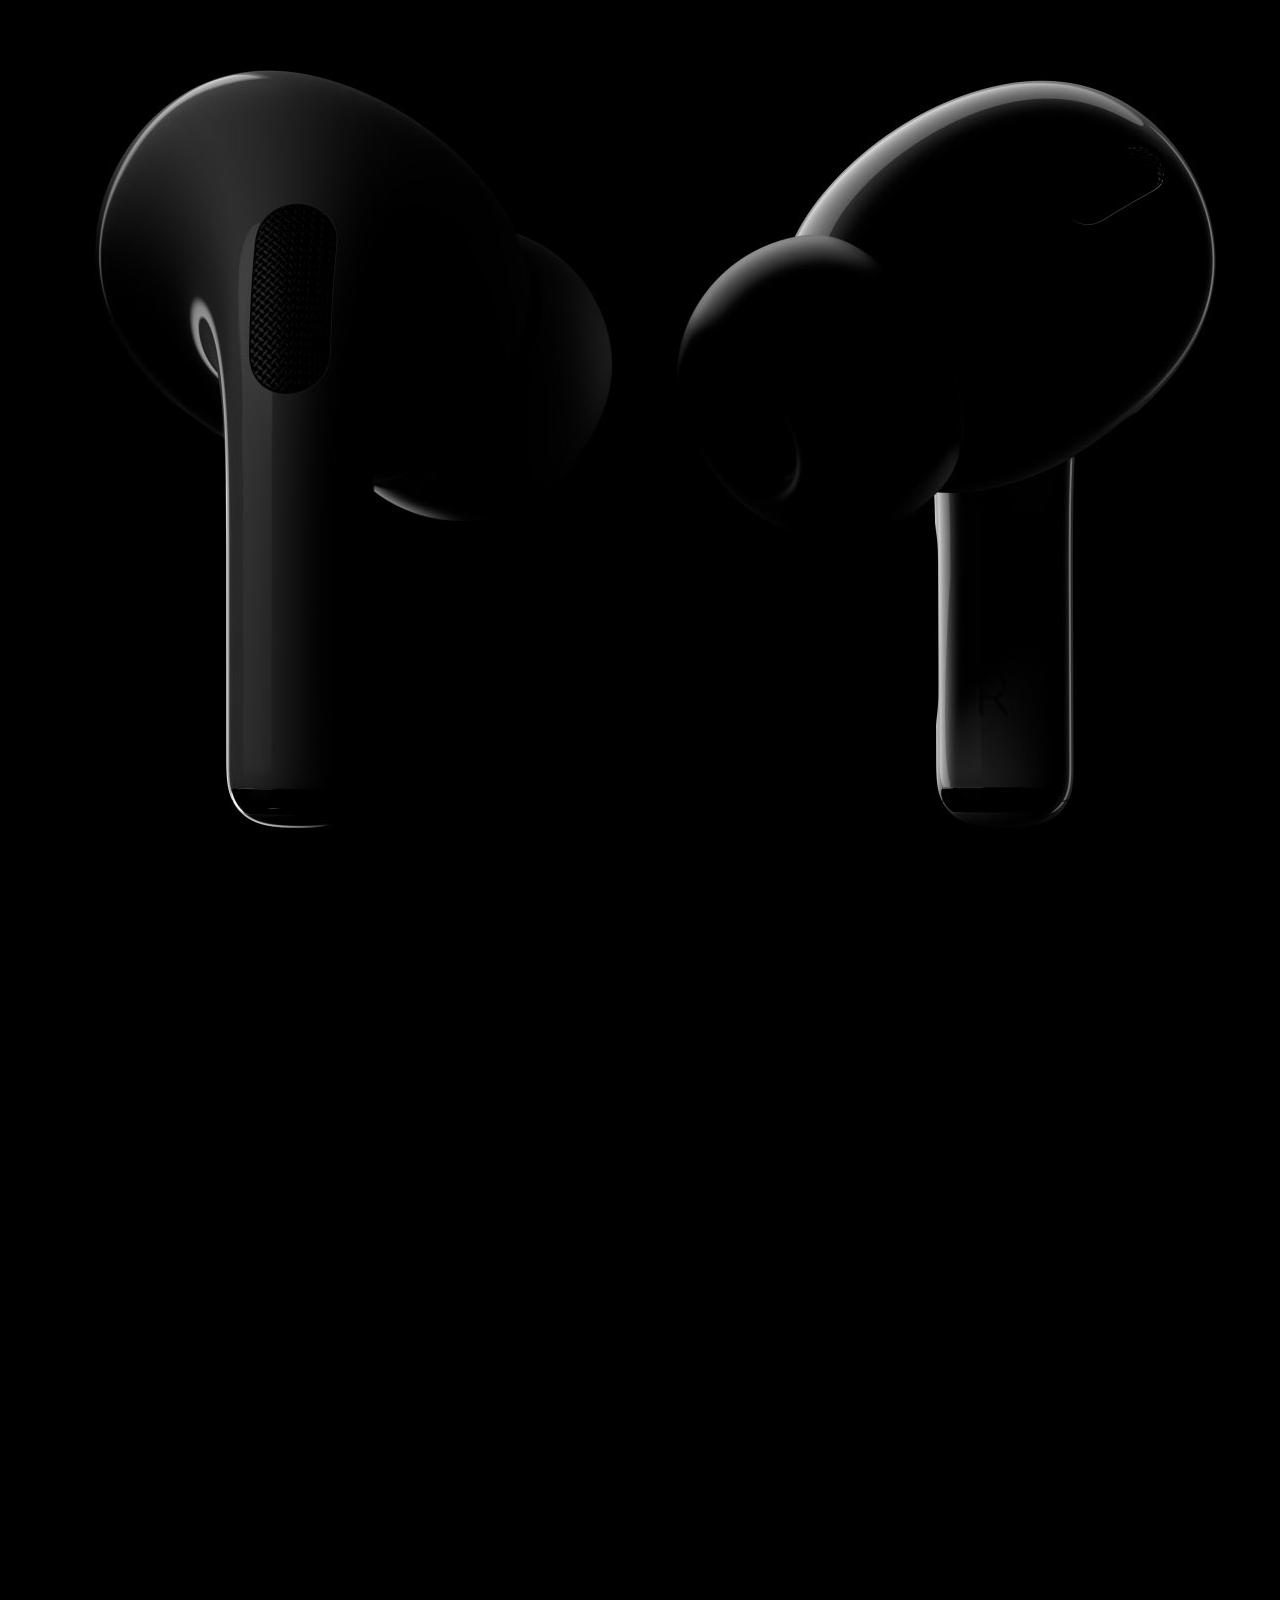
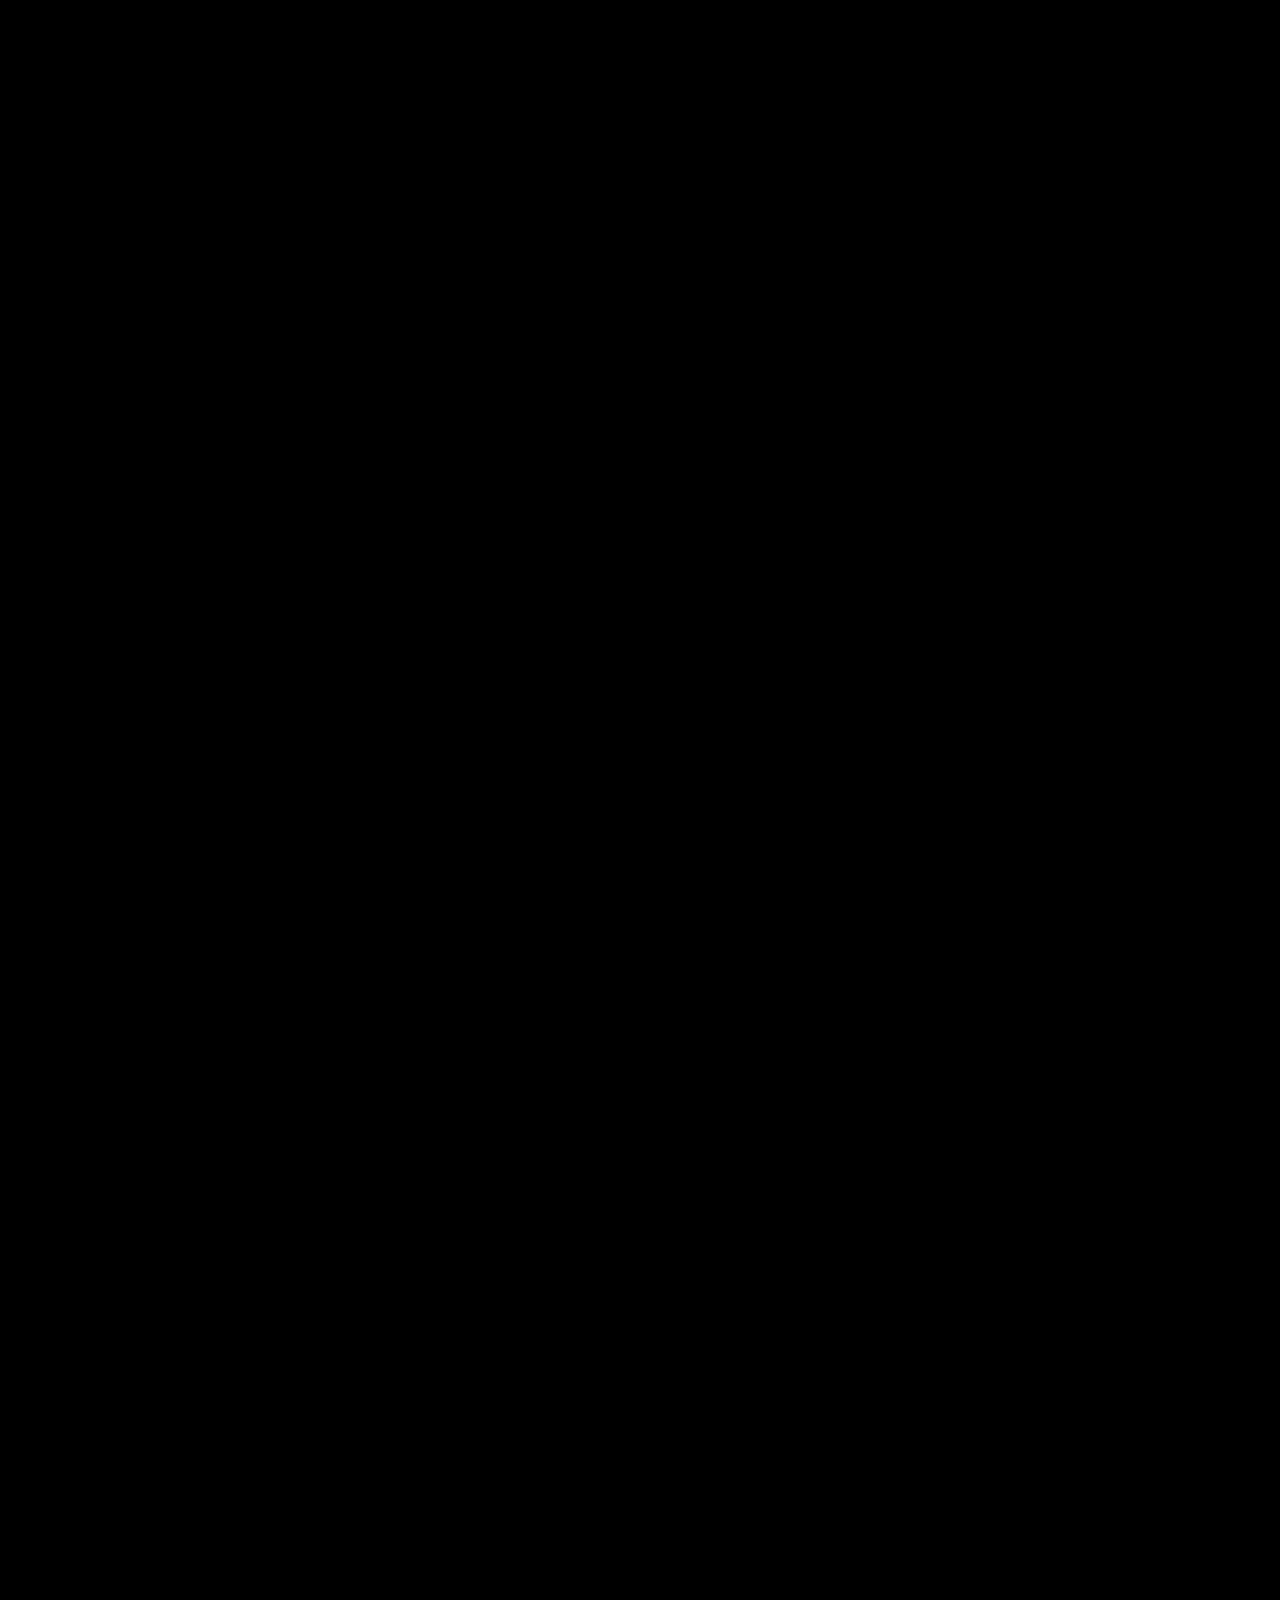
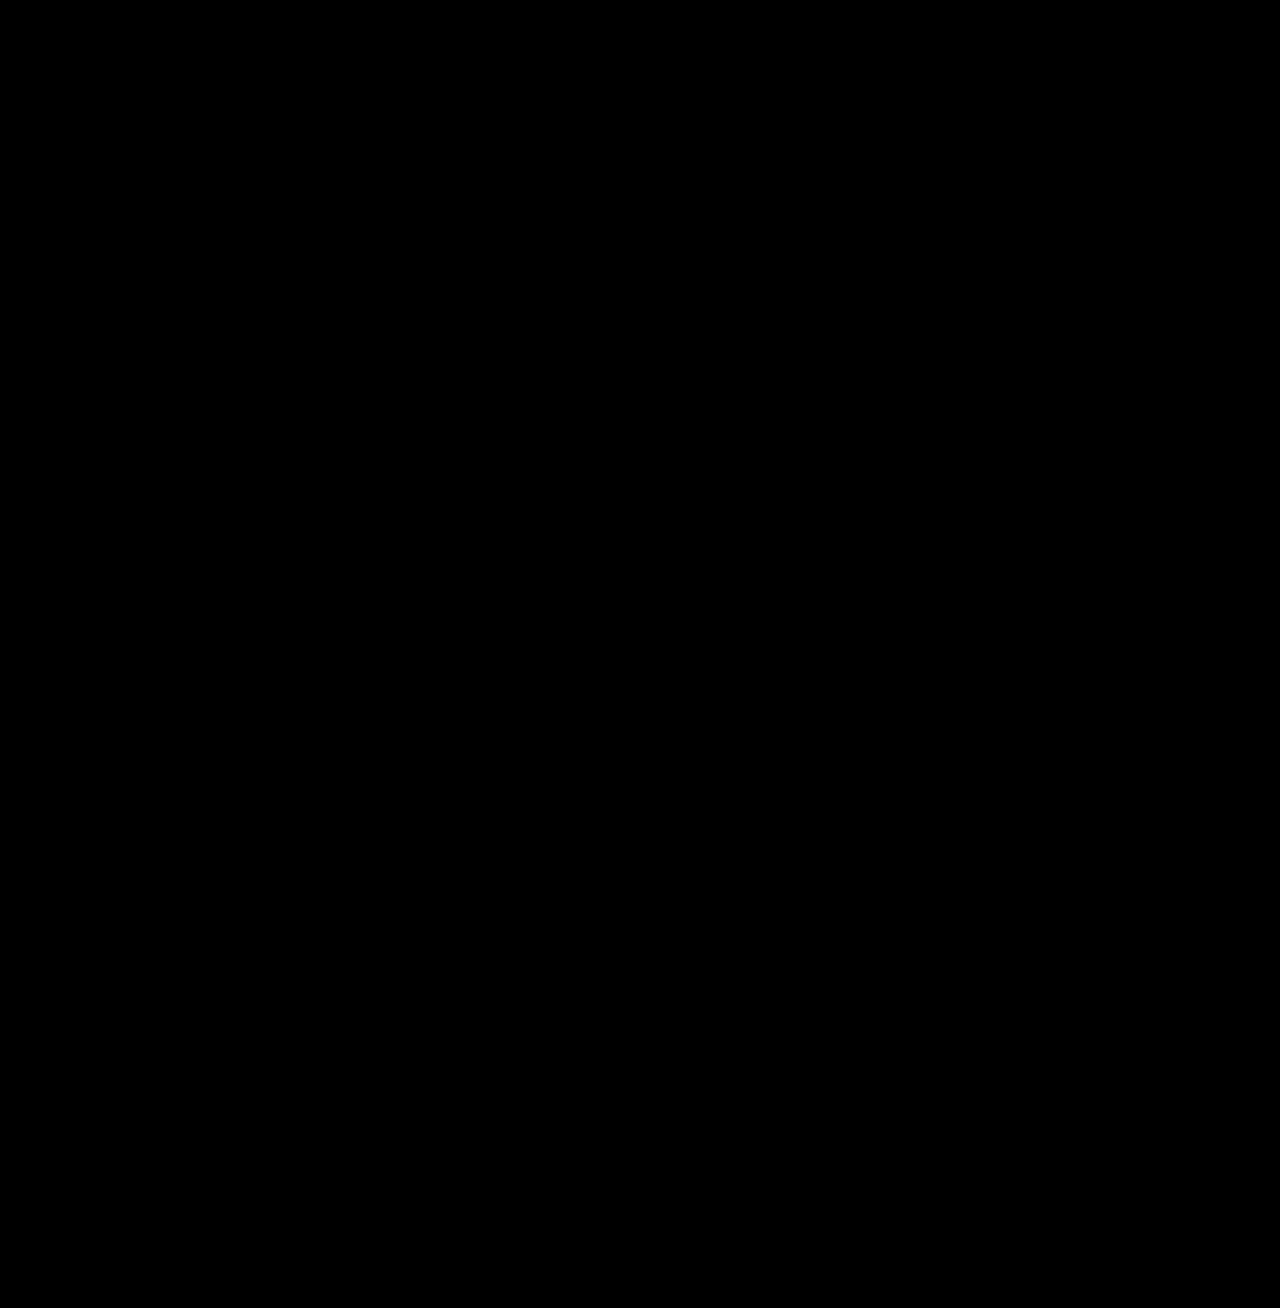
<file: test_new.html>
<!DOCTYPE html>
<html lang="en">
  <head>
    <meta charset="UTF-8" />
    <meta http-equiv="X-UA-Compatible" content="IE=edge" />
    <meta name="viewport" content="width=device-width, initial-scale=1.0" />
    <title>Document</title>
    <style>
      html {
        height: 100vh;
      }

      body {
        height: 500vh;
        background: #000;
      }

      canvas {
        position: fixed;
        left: 50%;
        top: 50%;
        transform: translate(-50%, -50%);
        max-width: 100vw;
        max-height: 100vh;
      }
    </style>
  </head>
  <body>
    <canvas id="hero-lightpass" />
  </body>
  <script>
    const html = document.documentElement;
    const canvas = document.getElementById("hero-lightpass");
    const context = canvas.getContext("2d");

    const frameCount = 147;
    const currentFrame = (index) =>
      `images/airpods/${index.toString().padStart(4, "0")}.jpeg`;

    const preloadImages = () => {
      for (let i = 1; i < frameCount; i++) {
        const img = new Image();
        img.src = currentFrame(i);
      }
    };

    const img = new Image();
    img.src = currentFrame(1);
    canvas.width = 1158;
    canvas.height = 770;
    img.onload = function () {
      context.drawImage(img, 0, 0);
    };

    const updateImage = (index) => {
      img.src = currentFrame(index);
      context.drawImage(img, 0, 0);
    };

    window.addEventListener("scroll", () => {
      const scrollTop = html.scrollTop;
      const maxScrollTop = html.scrollHeight - window.innerHeight;
      const scrollFraction = scrollTop / maxScrollTop;
      const frameIndex = Math.min(
        frameCount - 1,
        Math.ceil(scrollFraction * frameCount)
      );

      requestAnimationFrame(() => updateImage(frameIndex + 1));
    });

    preloadImages();
  </script>
</html>
</file>
